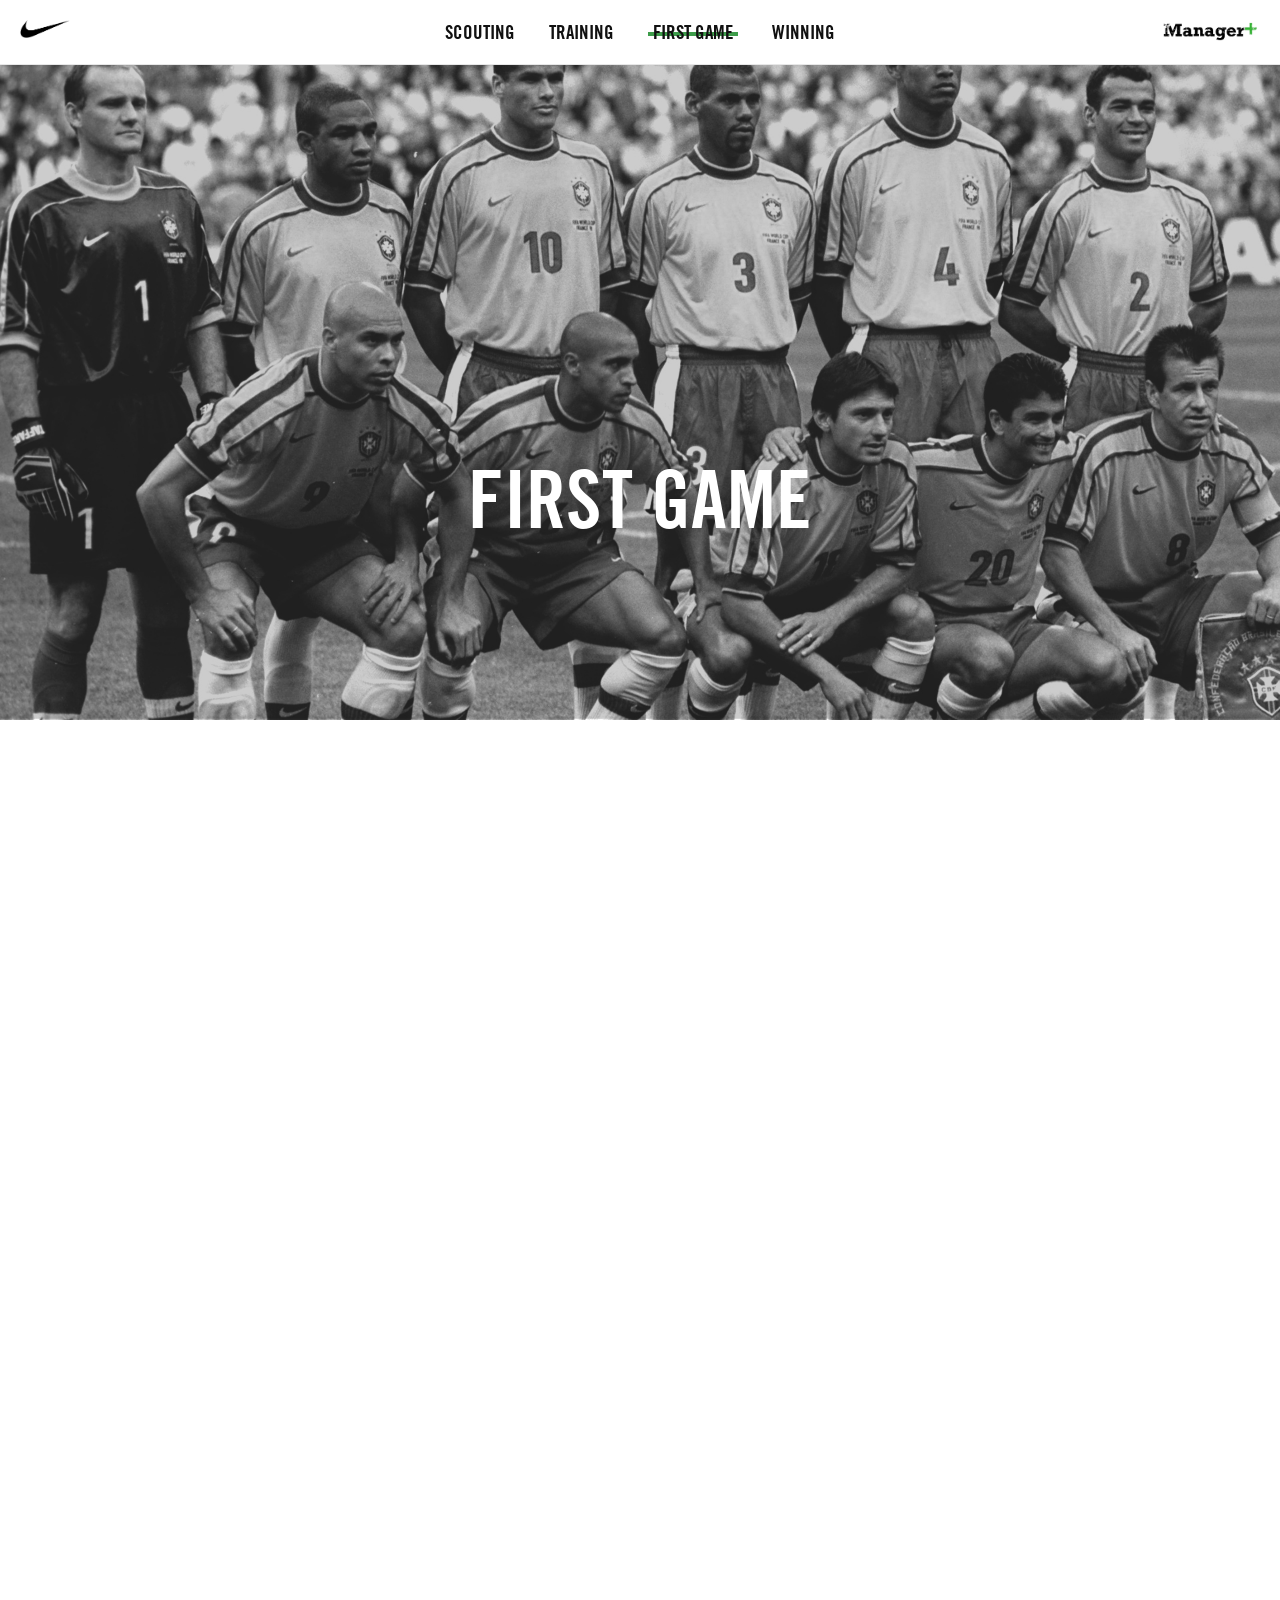
<file: firstgame.html>
<!DOCTYPE html>
<html>
<head>
  <meta http-equiv="X-UA-Compatible" content="IE=edge">
  <meta charset="utf-8">
  <title>Nike SEA - First Game</title>
  <meta name="description" content=""
  >
  <meta name="viewport" content="width=device-width, initial-scale=1">
  <link rel="stylesheet" href="css/styles.css">
  <link rel="stylesheet" href="css/responsive.css">

  <!--[if lt IE 9]>
  <script src="//cdnjs.cloudflare.com/ajax/libs/html5shiv/3.7.2/html5shiv.min.js"></script>
  <script src="//cdnjs.cloudflare.com/ajax/libs/respond.js/1.4.2/respond.min.js"></script>
  <![endif]-->

  <link rel="shortcut icon" href="images/favicon.png">
</head>
<body>
  <div id="menu">
    <div class="logo1">
      <a href="index.html"><img src="images/nike_logo.png"></a>
    </diV>
    <div class="topmenu">
      <li><a href="scouting.html">Scouting</a></li>
      <li><a href="training.html">Training</a></li>
      <li><a href="firstgame.html" class="active">First Game</a></li>
      <li><a href="winning.html">Winning</a></li>
    </div>
    <div class="logo2">
      <img src="images/manager+.jpg">
    </div>
  </div>

  <div id="skrollr-body">
    <div id="NikeContent">
        <div class="hero">
            <h1 data-100="transform: translateY(0px);" data-300="transform: translateY(-100px);">First Game</h1>
            <img src="images/firstgame/hero_img.jpg">
        </div>
        <div class="content">
            <div id="group1" class="container">
              <div class="image" data-400="opacity:0; transform:translate(-100%,0%)" data-600="opacity:1; transform:translate(0%,0%);">
                <img src="images/firstgame/01.jpg">
              </div>
              <div class="copy" data-420="opacity:0;" data-600="opacity:1;"
              data-800=" transform: translateY(0px);" data-900="transform: translateY(-150px);" >
                    <hr>
                    <div class="title">Pre game pep talk</div>
                    <div class="quote">"The only yardstick for success our society has is being a champion. No one remembers anything else."</div>
                    <div class="author">John Madden</div>
              </div>
            </div>
            <div id="group2" class="container">
              <div class="copy" data-1120="opacity:0;" data-1300="opacity:1;">
                  <hr>
                  <div class="title">Post match review</div>
                  <div class="quote">"I think it is important to win a match, but I think what is even more important is the manner in which you win."</div>
                  <div class="author">Jock Stein</div>
                </div>
                <div class="image" data-1100="opacity:0; transform:translate(100%,0%)" data-1300="opacity:1; transform:translate(0%,0%);">
                  <img class="right" src="images/firstgame/02.jpg">
                </div>
            </div>

        </div>
      </div>
    </div>

      <script type="text/javascript" src="js/skrollr.min.js"></script>
        <script type="text/javascript">
        var s = skrollr.init({

      		edgeStrategy: 'set',

        		easing: {
        			WTF: Math.random,
        			inverted: function(p) {
        				return 1-p;
        			}
        		}
      	   });
        </script>

</body>
</html>
</file>
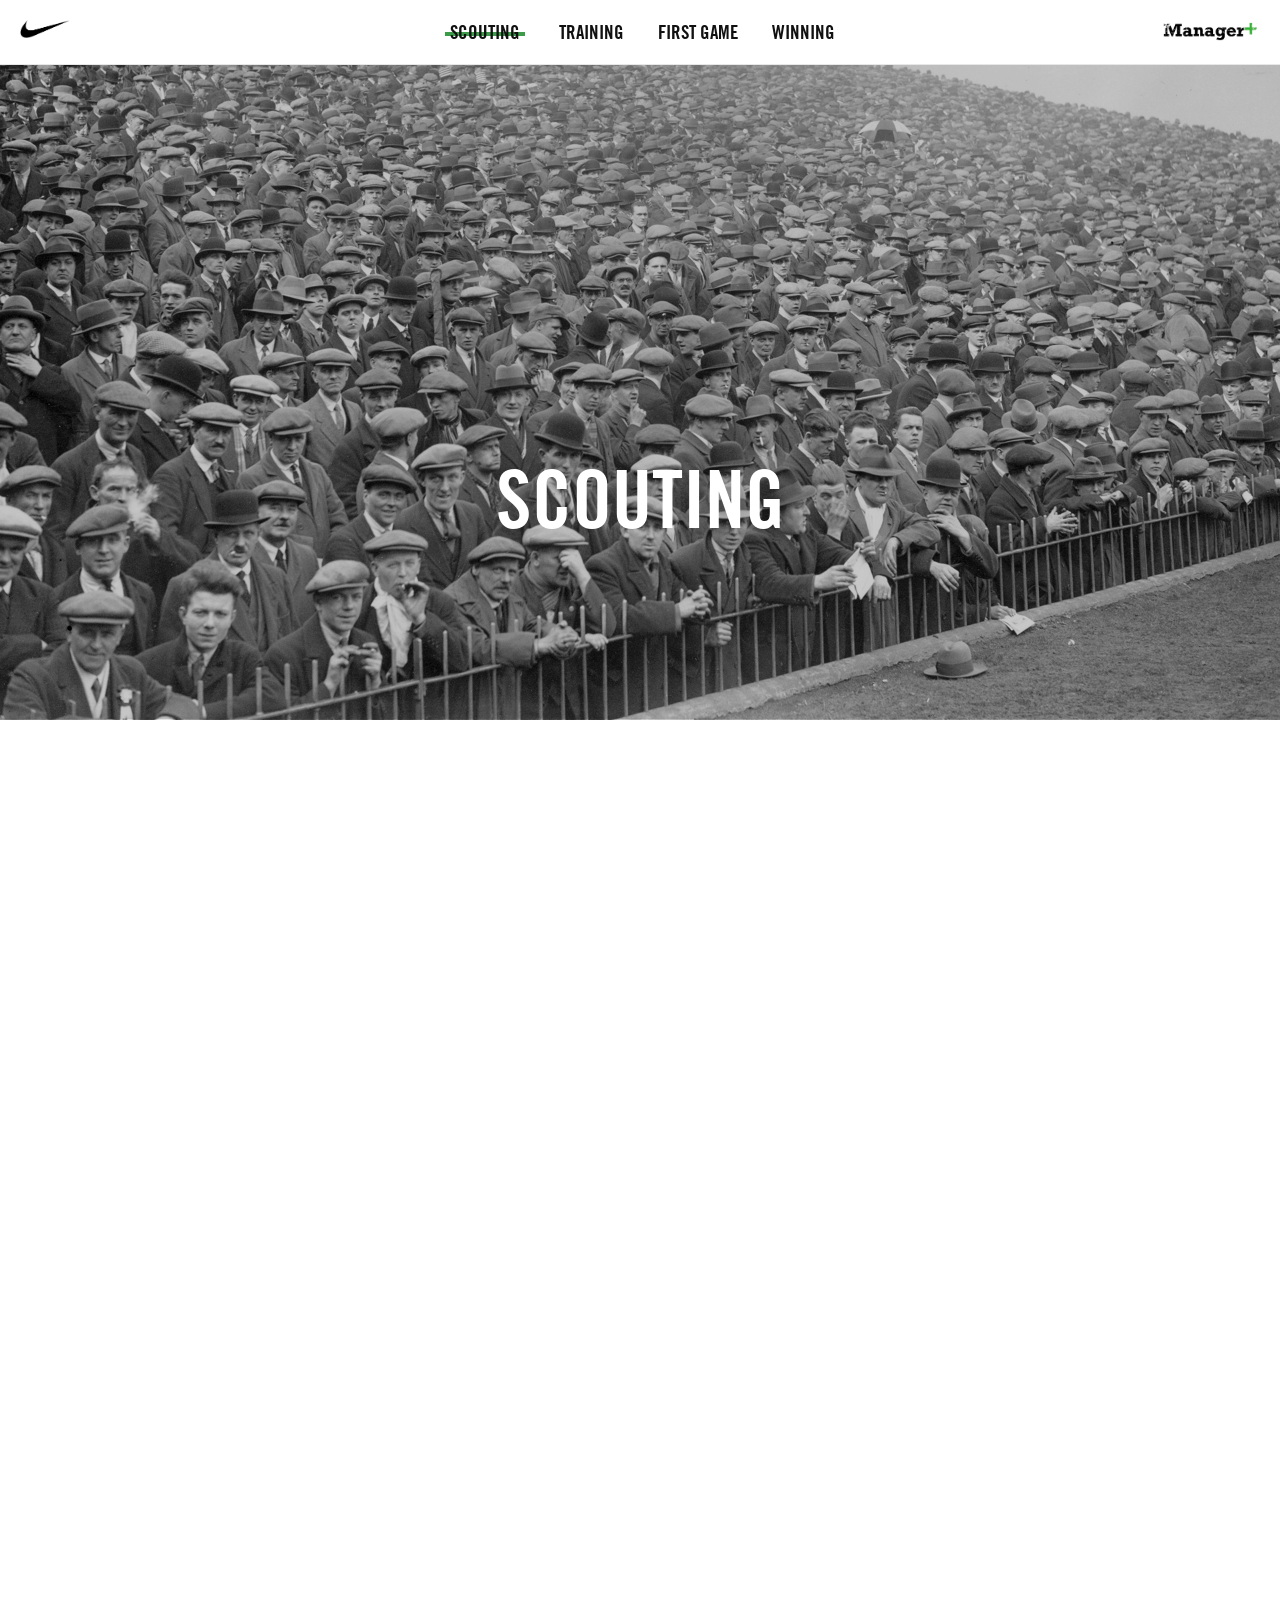
<file: scouting.html>
<!DOCTYPE html>
<html>
<head>
  <meta http-equiv="X-UA-Compatible" content="IE=edge">
  <meta charset="utf-8">
  <title>Nike SEA - Scouting</title>
  <meta name="description" content=""
  >
  <meta name="viewport" content="width=device-width, initial-scale=1">
  <link rel="stylesheet" href="css/styles.css">
  <link rel="stylesheet" href="css/responsive.css">

  <!--[if lt IE 9]>
  <script src="//cdnjs.cloudflare.com/ajax/libs/html5shiv/3.7.2/html5shiv.min.js"></script>
  <script src="//cdnjs.cloudflare.com/ajax/libs/respond.js/1.4.2/respond.min.js"></script>
  <![endif]-->

  <link rel="shortcut icon" href="images/favicon.png">
</head>
<body>
  <div id="menu">
    <div class="logo1">
      <a href="index.html"><img src="images/nike_logo.png"></a>
    </diV>
    <div class="topmenu">
      <li><a href="scouting.html" class="active">Scouting</a></li>
      <li><a href="training.html">Training</a></li>
      <li><a href="firstgame.html">First Game</a></li>
      <li><a href="winning.html">Winning</a></li>
    </div>
    <div class="logo2">
      <img src="images/manager+.jpg">
    </div>
  </div>

  <div id="skrollr-body">
    <div id="NikeContent">
        <div class="hero">
            <h1 data-100="transform: translateY(0px);" data-300="transform: translateY(-100px);">Scouting</h1>
            <img src="images/scouting/hero_img.jpg">
        </div>
        <div class="content">
            <div id="group1" class="container">
              <div class="image" data-400="opacity:0; transform:translate(-100%,0%)" data-600="opacity:1; transform:translate(0%,0%);">
                <img src="images/scouting/01.jpg">
              </div>
              <div class="copy" data-420="opacity:0;" data-600="opacity:1;"
              data-800=" transform: translateY(0px);" data-900="transform: translateY(-150px);" >
                    <hr>
                    <div class="title">Clearly define roles & responsibilities</div>
                    <div class="quote">"Basketball is a team game. But that doesn’t mean all five players should have the same amount of shots."</div>
                    <div class="author">Dean Smith</div>
              </div>
            </div>
            <div id="group2" class="container">
              <div class="copy" data-1120="opacity:0;" data-1300="opacity:1;"
              data-1500=" transform: translateY(0px);" data-1600="transform: translateY(-150px);" >
                <hr>
                <div class="title">Tell the whole world you are hiring & get social</div>
                <div class="quote">"We don’t evaluate for the guys on ESPN and what they think. We evaluate guys on how they fit our club and our style of coaching and play. And so we have to be connected in our mentality and our approach and how and where we look for our guys."</div>
                <div class="author">Pete Carroll</div>
              </div>
              <div class="image" data-1100="opacity:0; transform:translate(100%,0%)" data-1300="opacity:1; transform:translate(0%,0%);">
                <img class="right" src="images/scouting/03.jpg">
              </div>
            </div>
            <div id="group3" class="container">
              <div class="image" data-1800="opacity:0; transform:translate(-100%,0%)" data-2000="opacity:1; transform:translate(0%,0%);">
                <img src="images/scouting/04.jpg">
              </div>
              <div class="copy" data-1820="opacity:0;" data-2000="opacity:1;"
              data-2200=" transform: translateY(0px);" data-2300="transform: translateY(-150px);">
                <hr>
                <div class="title">Take risks & ready to make decisions</div>
                <div class="quote">"Imagination has a great deal to do with winning"</div>
                <div class="author">Mike Krzyzewski</div>
              </div>
            </div>
            <div id="group4" class="container">
              <div class="copy" data-2520="opacity:0;" data-2700="opacity:1;"
              data-2900=" transform: translateY(0px);" data-3000="transform: translateY(-150px);">
                <hr>
                <div class="title">Be flexible & measure first impressions at the end of the interview</div>
                <div class="quote">"The difference between a successful person and others is not a lack of strength, not a lack of knowledge, but rather a lack of will."</div>
                <div class="author">Vince Lombardi</div>
              </div>
              <div class="image" data-2500="opacity:0; transform:translate(100%,0%)" data-2700="opacity:1; transform:translate(0%,0%);">
                <img class="right" src="images/scouting/07.jpg">
              </div>
            </div>
            <div id="group5" class="container">
              <div class="image" data-3200="opacity:0; transform:translate(-100%,0%)" data-3400="opacity:1; transform:translate(0%,0%);">
                <img src="images/scouting/09.jpg">
              </div>
              <div class="copy" data-3220="opacity:0;" data-3400="opacity:1;">
                <hr>
                <div class="title">Ask the right questions</div>
                <div class="quote">"I can’t even spell spaghetti never mind talk Italian. How could I tell an Italian to get the ball? He might grab mine."</div>
                <div class="author">Brian Clough</div>
              </div>
            </div>

        </div>
      </div>
    </div>

    <script type="text/javascript" src="js/skrollr.min.js"></script>
      <script type="text/javascript">
      var s = skrollr.init({
        edgeStrategy: 'set',
          easing: {
            WTF: Math.random,
            inverted: function(p) {
              return 1-p;
            }
          }
         });
      </script>

</body>
</html>
</file>
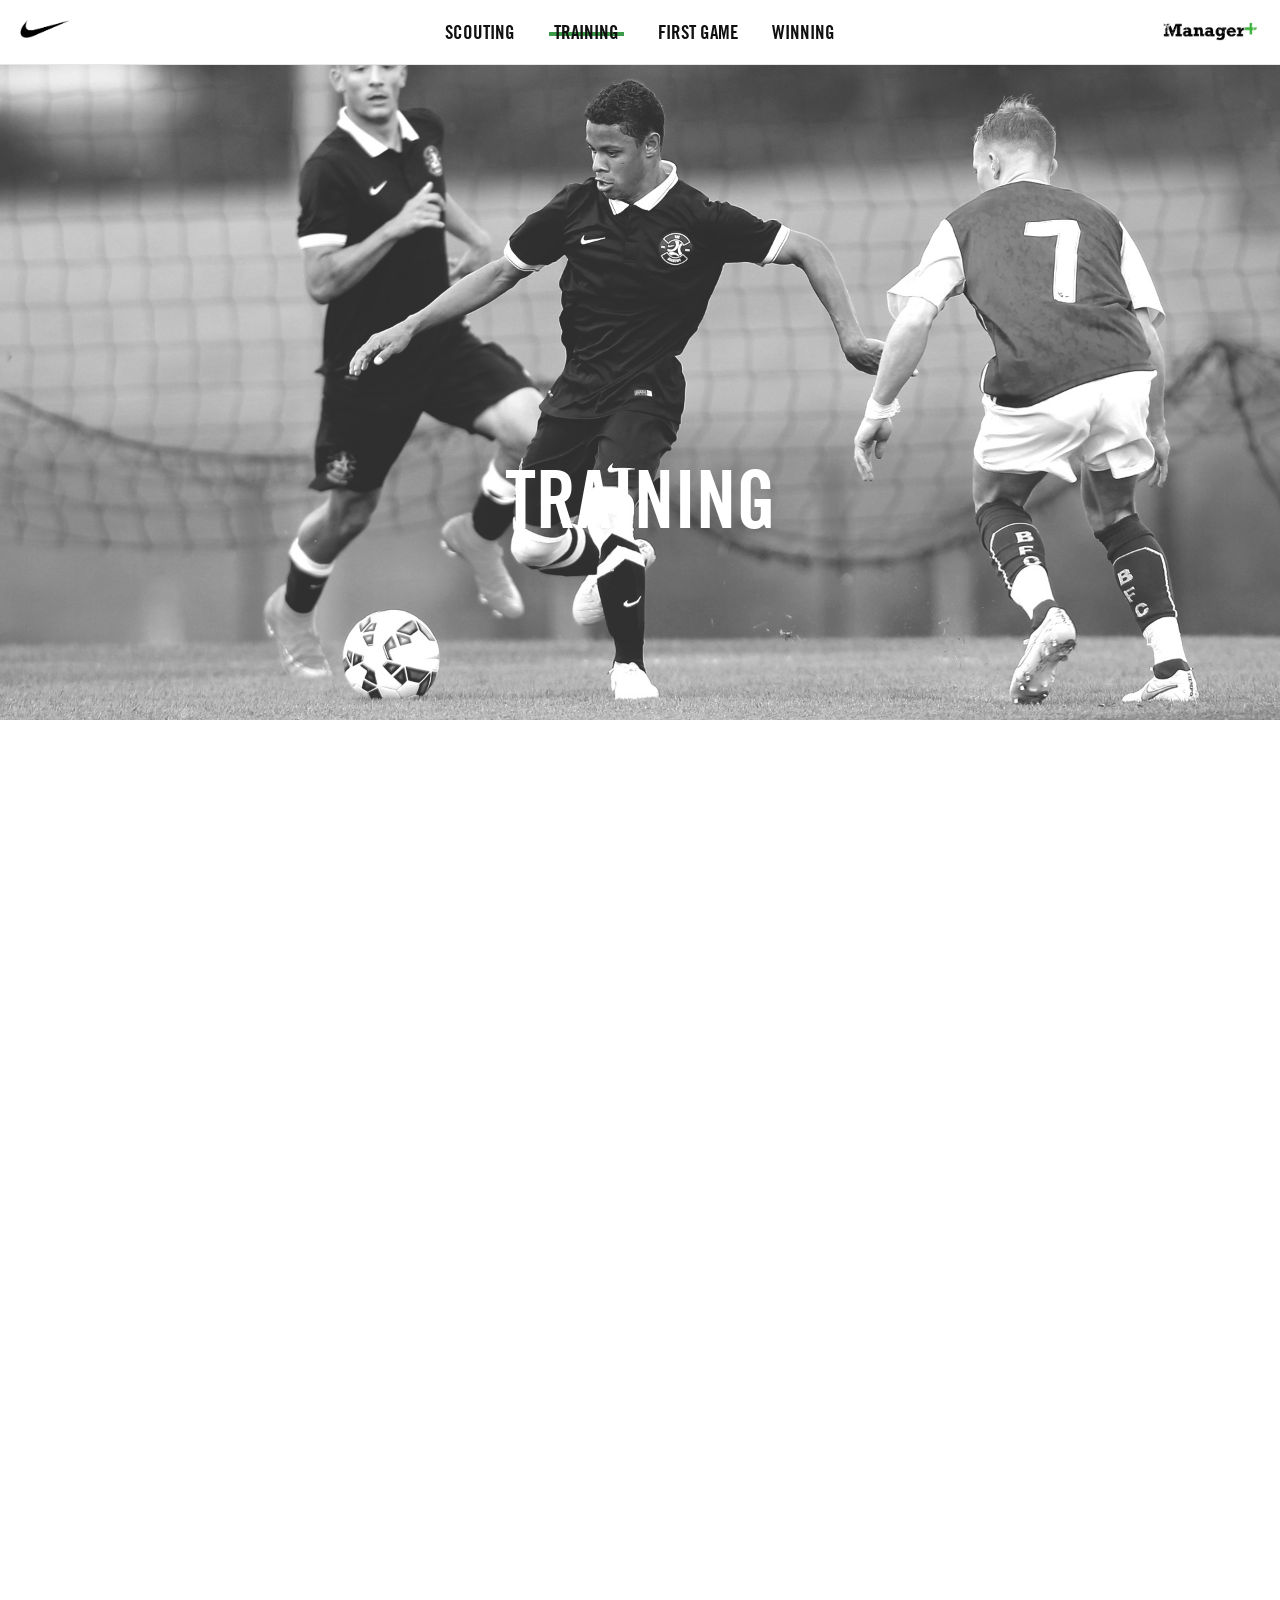
<file: training.html>
<!DOCTYPE html>
<html>
<head>
  <meta http-equiv="X-UA-Compatible" content="IE=edge">
  <meta charset="utf-8">
  <title>Nike SEA - Trainings</title>
  <meta name="description" content=""
  >
  <meta name="viewport" content="width=device-width, initial-scale=1">
  <link rel="stylesheet" href="css/styles.css">
  <link rel="stylesheet" href="css/responsive.css">

  <!--[if lt IE 9]>
  <script src="//cdnjs.cloudflare.com/ajax/libs/html5shiv/3.7.2/html5shiv.min.js"></script>
  <script src="//cdnjs.cloudflare.com/ajax/libs/respond.js/1.4.2/respond.min.js"></script>
  <![endif]-->

  <link rel="shortcut icon" href="images/favicon.png">
</head>
<body>
  <div id="menu">
    <div class="logo1">
      <a href="index.html"><img src="images/nike_logo.png"></a>
    </diV>
    <div class="topmenu">
      <li><a href="scouting.html">Scouting</a></li>
      <li><a href="training.html"  class="active">Training</a></li>
      <li><a href="firstgame.html">First Game</a></li>
      <li><a href="winning.html">Winning</a></li>
    </div>
    <div class="logo2">
      <img src="images/manager+.jpg">
    </div>
  </div>

  <div id="skrollr-body">
    <div id="NikeContent">
        <div class="hero">
            <h1 data-100="transform: translateY(0px);" data-300="transform: translateY(-100px);">Training</h1>
            <img src="images/training/hero_img.jpg">
        </div>
        <div class="content">
            <div id="group1" class="container">
              <div class="image" data-400="opacity:0; transform:translate(-100%,0%)" data-600="opacity:1; transform:translate(0%,0%);">
                <img src="images/training/01.jpg">
              </div>
              <div class="copy" data-420="opacity:0;" data-600="opacity:1;"
              data-800=" transform: translateY(0px);" data-900="transform: translateY(-150px);" >
                    <hr>
                    <div class="title">Know the strength of your team</div>
                    <div class="quote">"There’s a misconception about teamwork. Teamwork is the ability to have different thoughts about things; it’s the ability to argue and stand up and say loud and strong what you feel. But in the end, it’s also the ability to adjust to what is the best for the team."</div>
                    <div class="author">Tom Landry</div>
              </div>
            </div>
            <div id="group2" class="container">
              <div class="copy" data-1120="opacity:0;" data-1300="opacity:1;"
              data-1500=" transform: translateY(0px);" data-1600="transform: translateY(-150px);" >
                  <hr>
                  <div class="title">Start with results</div>
                  <div class="quote">"If your why is strong enough you will figure out how!"</div>
                  <div class="author">Bill Walsh</div>
                </div>
                <div class="image" data-1100="opacity:0; transform:translate(100%,0%)" data-1300="opacity:1; transform:translate(0%,0%);">
                  <img class="right" src="images/training/02.jpg">
                </div>
            </div>
            <div id="group3" class="container">
              <div class="image" data-1800="opacity:0; transform:translate(-100%,0%)" data-2000="opacity:1; transform:translate(0%,0%);">
                <img src="images/training/03.jpg">
              </div>
              <div class="copy" data-1820="opacity:0;" data-2000="opacity:1;"
              data-2200=" transform: translateY(0px);" data-2300="transform: translateY(-150px);">
                <hr>
                <div class="title">Diverse Group</div>
                <div class="quote">"There is an old saying about the strength of the wolf is the pack, and I think there is a lot of truth to that. On a football team, it’s not the strength of the individual players, but it is the strength of the unit and how they all function together."</div>
                <div class="author">Bill Belichick</div>
              </div>
            </div>
            <div id="group4" class="container">
              <div class="copy" data-2520="opacity:0;" data-2700="opacity:1;">
                <hr>
                <div class="title">Make people feel important</div>
                <div class="quote">"You have to be able to psychologically help your players, support-wise, be in touch with them, so I think managing people is very important."</div>
                <div class="author">Phil Jackson</div>
              </div>
              <div class="image" data-2500="opacity:0; transform:translate(100%,0%)" data-2700="opacity:1; transform:translate(0%,0%);">
                <img class="right" src="images/training/04.jpg">
              </div>
            </div>


        </div>
      </div>
    </div>

      <script type="text/javascript" src="js/skrollr.min.js"></script>
        <script type="text/javascript">
        var s = skrollr.init({
      		edgeStrategy: 'set',
        		easing: {
        			WTF: Math.random,
        			inverted: function(p) {
        				return 1-p;
        			}
        		}
      	   });
        </script>

</body>
</html>
</file>
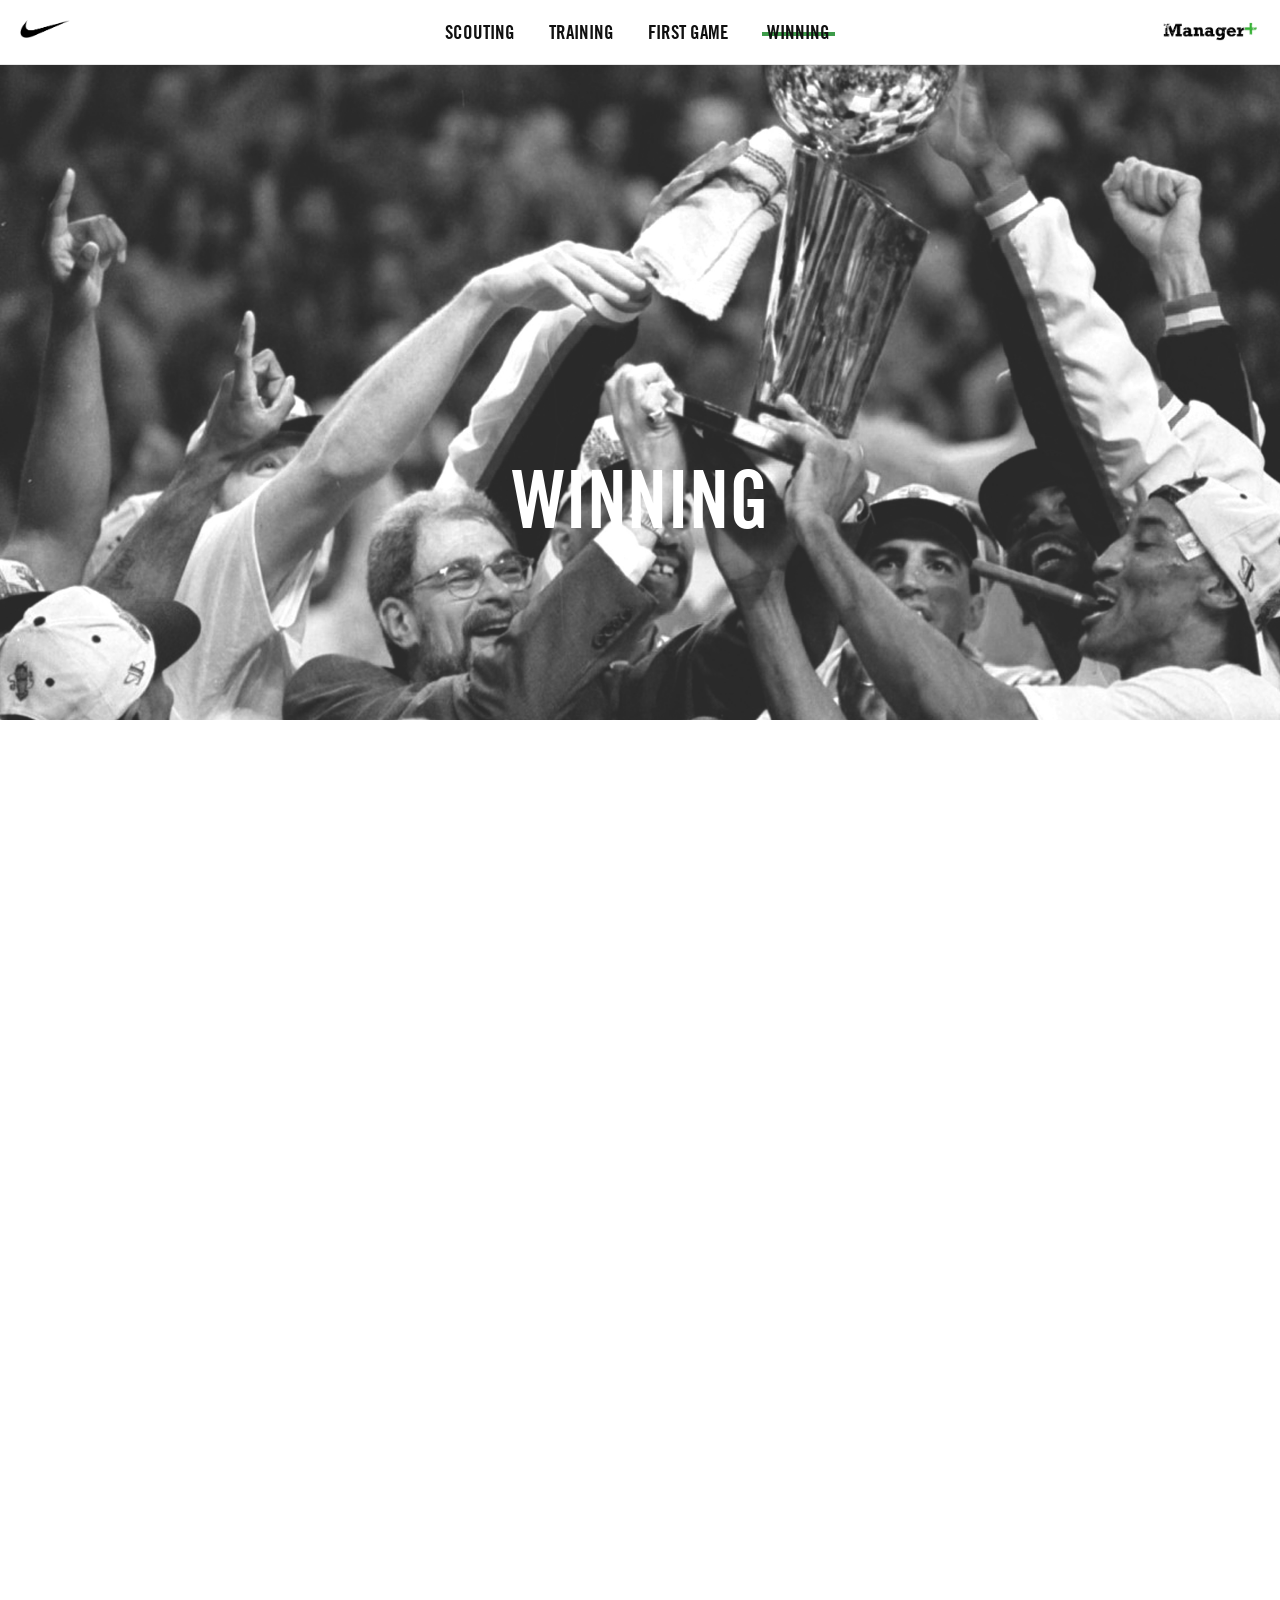
<file: winning.html>
<!DOCTYPE html>
<html>
<head>
  <meta http-equiv="X-UA-Compatible" content="IE=edge">
  <meta charset="utf-8">
  <title>Nike SEA - Winning</title>
  <meta name="description" content=""
  >
  <meta name="viewport" content="width=device-width, initial-scale=1">
  <link rel="stylesheet" href="css/styles.css">
  <link rel="stylesheet" href="css/responsive.css">

  <!--[if lt IE 9]>
  <script src="//cdnjs.cloudflare.com/ajax/libs/html5shiv/3.7.2/html5shiv.min.js"></script>
  <script src="//cdnjs.cloudflare.com/ajax/libs/respond.js/1.4.2/respond.min.js"></script>
  <![endif]-->

  <link rel="shortcut icon" href="images/favicon.png">
</head>
<body>
  <div id="menu">
    <div class="logo1">
      <a href="index.html"><img src="images/nike_logo.png"></a>
    </diV>
    <div class="topmenu">
      <li><a href="scouting.html">Scouting</a></li>
      <li><a href="training.html">Training</a></li>
      <li><a href="firstgame.html">First Game</a></li>
      <li><a href="winning.html"  class="active">Winning</a></li>
    </div>
    <div class="logo2">
      <img src="images/manager+.jpg">
    </div>
  </div>

    <div id="skrollr-body">
    <div id="NikeContent">
        <div class="hero">
            <h1 data-100="transform: translateY(0px);" data-300="transform: translateY(-100px);">Winning</h1>
            <img src="images/winning/hero_img.jpg">
        </div>
        <div class="content">
            <div id="group1" class="container">
              <div  class="image" data-400="opacity:0; transform:translate(-100%,0%)" data-600="opacity:1; transform:translate(0%,0%);">
                <img src="images/winning/01.jpg">
              </div>
              <div class="copy" data-420="opacity:0;" data-600="opacity:1;"
              data-800=" transform: translateY(0px);" data-900="transform: translateY(-150px);" >
                    <hr>
                    <div class="title">Innovate continually</div>
                    <div class="quote">"I believe that the cycle of a successful team lasts maybe four years, and then some change is needed. So we tried to visualize the team three or four years ahead and make decisions accordingly."</div>
                    <div class="author">Sir Alex Ferguson</div>
              </div>
            </div>
            <div id="group2" class="container">
              <div class="copy" data-1120="opacity:0;" data-1300="opacity:1;"
              data-1500=" transform: translateY(0px);" data-1600="transform: translateY(-150px);" >
                <hr>
                <div class="title">Learn from the best team</div>
                <div class="quote">"In Phil’s case, I was personally thrilled he came back, because I think it’s huge for the league. When you think about what he’s done and how many championships he’s won, there’s always drama when he comes back in."</div>
                <div class="author">Greg Poppovich</div>
              </div>
                <div class="image" data-1100="opacity:0; transform:translate(100%,0%)" data-1300="opacity:1; transform:translate(0%,0%);">
                  <img class="right" class="right" src="images/winning/02.jpg">
                </div>
            </div>
            <div id="group3" class="container">
              <div class="image" data-1800="opacity:0; transform:translate(-100%,0%)" data-2000="opacity:1; transform:translate(0%,0%);">
                <img src="images/winning/03.jpg">
              </div>
              <div class="copy" data-1820="opacity:0;" data-2000="opacity:1;">
                    <hr>
                    <div class="title">We are on the offense, always</div>
                    <div class="quote">"People want success. It’s like coffee, they want instant."</div>
                    <div class="author">Sir Bobby Robson</div>
              </div>
            </div>

        </div>
      </div>
    </div>


      <script type="text/javascript" src="js/skrollr.min.js"></script>

      <script type="text/javascript">
      var s = skrollr.init({
    		edgeStrategy: 'set',
      		easing: {
      			WTF: Math.random,
      			inverted: function(p) {
      				return 1-p;
      			}
      		}
    	   });
      </script>


</body>
</html>
</file>
<file: css/styles.css>
@font-face { font-family: 'TradeGothic'; src: url('../fonts/TradeGothicNike/TradeGothicforNikeLight.ttf'); }
@font-face { font-family: 'TradeGothic'; font-weight: bold; src: url('../fonts/TradeGothicNike/TradeGothicforNikeBold.ttf');}

@font-face { font-family: 'FuturaStd'; src: url('../fonts/FuturaStd/FuturaStdBook.ttf'); }
@font-face { font-family: 'FuturaStd'; font-weight: italic; src: url('../fonts/FuturaStd/FuturaStdBookOblique.ttf');}

body{
  height: 100%;
  overflow-x: hidden;
}
* {
    margin: 0;
    padding: 0;
}
.left{
  float: left;
}

.right{
  float: right;
}

#skrollr-body {
    float: left;
    width: 100%;
    height: 100%;
}


#menu{
  font-family: 'TradeGothic', Fallback, sans-serif;
  width: 100%;
  padding: 20px 0;
  position: fixed;
  right: 0;
  top: 0;
  background-color: white;
  z-index: 4;
  border-bottom: 1px solid #e7e7e7;

}
#menu .logo1 img{
  max-width: 50px;
  margin: 0;
  padding-left: 20px;
  position: absolute;
}

#menu .logo2 img{
  max-width: 100px;
  margin: 0;
  position: absolute;
  right: 0;
  top: 30%;
  padding-right: 20px;
}

#menu .topmenu li {
  list-style-type: none;
  display: inline-block;
  padding: 0px 15px;
  position: relative;
}

#menu .topmenu li a{
  text-transform: uppercase;
  color: #111;
  font-size: 14pt;
  font-weight: bold;
  text-decoration: none;
}

#menu .topmenu li a:hover{
  color: #666;
}

#menu .topmenu .active{
  border-bottom: 4px solid #3d9c4a;
  line-height: 0em;
  padding:0 5px;
  display: inline-block;

}

#menu .topmenu .logo2 img{
  float: right;
}

/***************
 * Landingpage *
 ***************/

 #LandingPage {
    width: 100%;
    height: 100%;
    background-image: url("../images/landing_bg.jpg");
    position: absolute;
    background-size: cover;
    overflow: hidden;
  }

 #LandingPage .container hr{
   width: 50px;
   height: 4px;
   background: #3d9c4a;
   border: none;
 }

 #LandingPage .container .title{
   font-family:  'TradeGothic', Fallback, sans-serif;
   text-transform: uppercase;
   color: #111;
   font-weight: bold;
   font-size: 24pt;
   margin-top: 20px;
 }

 #LandingPage .container .quote{
   font-family:  'FuturaStd', Fallback, sans-serif;
   font-weight: italic;
   margin-top: 50px;
   font-size: 12pt;
   line-height: 16pt;
 }

 #LandingPage .container .author{
   font-family:  'FuturaStd', Fallback, sans-serif;
   font-size: 10pt;
   text-align: right;
   margin-top: 30px;
 }

 #LandingPage .container img{
   max-width: 50px;
   margin-top: 100px;
   float: right;
 }


/***************
 * NikeContent *
 ***************/
 #NikeContent{
   height: 100%;
   width: 100%;
   position: absolute;
 }
#NikeContent .hero{
  width: 100%;
}



#NikeContent .hero h1{
  font-family:  'TradeGothic', Fallback, sans-serif;
  text-transform: uppercase;
  width: 100%;
  color: white;
  text-align: center;
  position: absolute;
  font-size: 60pt;
  font-weight: bold;
  display: inline-block;
  vertical-align: middle;
}

#NikeContent .content{
  display: table;
  position: absolute;
  height: 100%;
  width: 100%;
}

#NikeContent .container {
  margin-top: 50px;
}

#NikeContent .image{
  width: 50%;
  display: table-cell;
  vertical-align: middle;
}

#NikeContent .image img{
  width: 80%;
}

#NikeContent .copy{
  width: 50%;
  display: table-cell;
  vertical-align: middle;
  position: relative;
  padding-left: 7%;
}

#NikeContent .container hr{
  width: 50px;
  height: 4px;
  background: #3d9c4a;
  border: none;
}

#NikeContent .container .title{
  font-family:  'TradeGothic', Fallback, sans-serif;
  text-transform: uppercase;
  color: #111;
  font-weight: bold;
  font-size: 24pt;
  max-width: 300px;
  margin-top: 20px;
}

#NikeContent .container .quote{
  font-family:  'FuturaStd', Fallback, sans-serif;
  font-weight: italic;
  margin-top: 50px;
  max-width: 70%;
  font-size: 12pt;
  line-height: 16pt;
}

#NikeContent .container .author{
  font-family:  'FuturaStd', Fallback, sans-serif;
  font-size: 10pt;
  text-align: right;
  max-width: 70%;
  margin-top: 30px;
}
</file>
<file: css/responsive.css>
/*mobile portrait+landscape*/
@media (min-width:375px) and (max-width:667px){
  body{
    overflow: hidden;
  }
  #menu .logo1 img{
    display: none;
  }
  #menu .logo2 img{
    display: none;
  }
  #menu .topmenu{
      margin-left: 5px;
  }
  #menu .topmenu li{
    padding: 0px 5px;

  }

  #menu .topmenu li a{
    font-size: 12pt;

  }

  #LandingPage .container{
     width: 90%;
     margin: 30% auto;
   }

   #NikeContent .hero img{
      max-height:700px;
      position: relative;
      left: -50%;
   }
   #NikeContent .hero h1{
      top:50%;
      font-size: 48pt;
      margin: 0 auto;
      position: absolute;
      z-index: 4;
   }
  #NikeContent{
    position: relative;
    height: 100%;

  }

  #NikeContent .container{
    margin-top: 0px;
  }

  #NikeContent .image{
    transform: none !important;
    opacity: 1 !important;
    display: inline-block;
    width: 100%;
    margin: 20px auto;
  }

  #NikeContent .image {
    height: 0;
    width: 100%;
    display: none;
  }

  #NikeContent .copy{
    transform: none !important;
    opacity: 1 !important;
    display: inline-block;
    width: 100%;
    margin-top: 40px;
  }



  #NikeContent .container .title{
     font-size: 18pt;
     max-width: 350px;
  }

   #NikeContent .container .quote{
     font-size: 10pt;
     margin-top: 10px;
     max-width: 320px;
   }
   #NikeContent .container .author{
     font-size: 8pt;
     margin-top: 10px;
     max-width: 320px;
   }

}


/*tablet portrait+landscape*/
@media (min-width:600px) and (min-width:801px) {
  #menu .logo1 img{
    opacity: 1;
  }
  #menu .topmenu{
    text-align: left;
    margin-left: 80px;
  }

  #LandingPage .container{
     width: 50%;
     margin: 20% auto;
   }

  #NikeContent .hero img{
    max-width: auto;
    max-height:800px;
  }
  #NikeContent .hero h1{
    top:50%;
  }

}


/*desktop*/
@media (min-width:1025px) {
  #menu .topmenu{
    text-align: center;;
    margin: 0 auto;
  }

  #LandingPage .container{
     width: 30%;
     height: 100%;
     margin: 15% auto;
  }

  #NikeContent .hero img{
     width: 100%;
     height: 100%;
  }
  #NikeContent .hero h1{
    top:50%;
  }
}

/*high res desktop*/
@media (min-width:1281px) {

}
</file>
